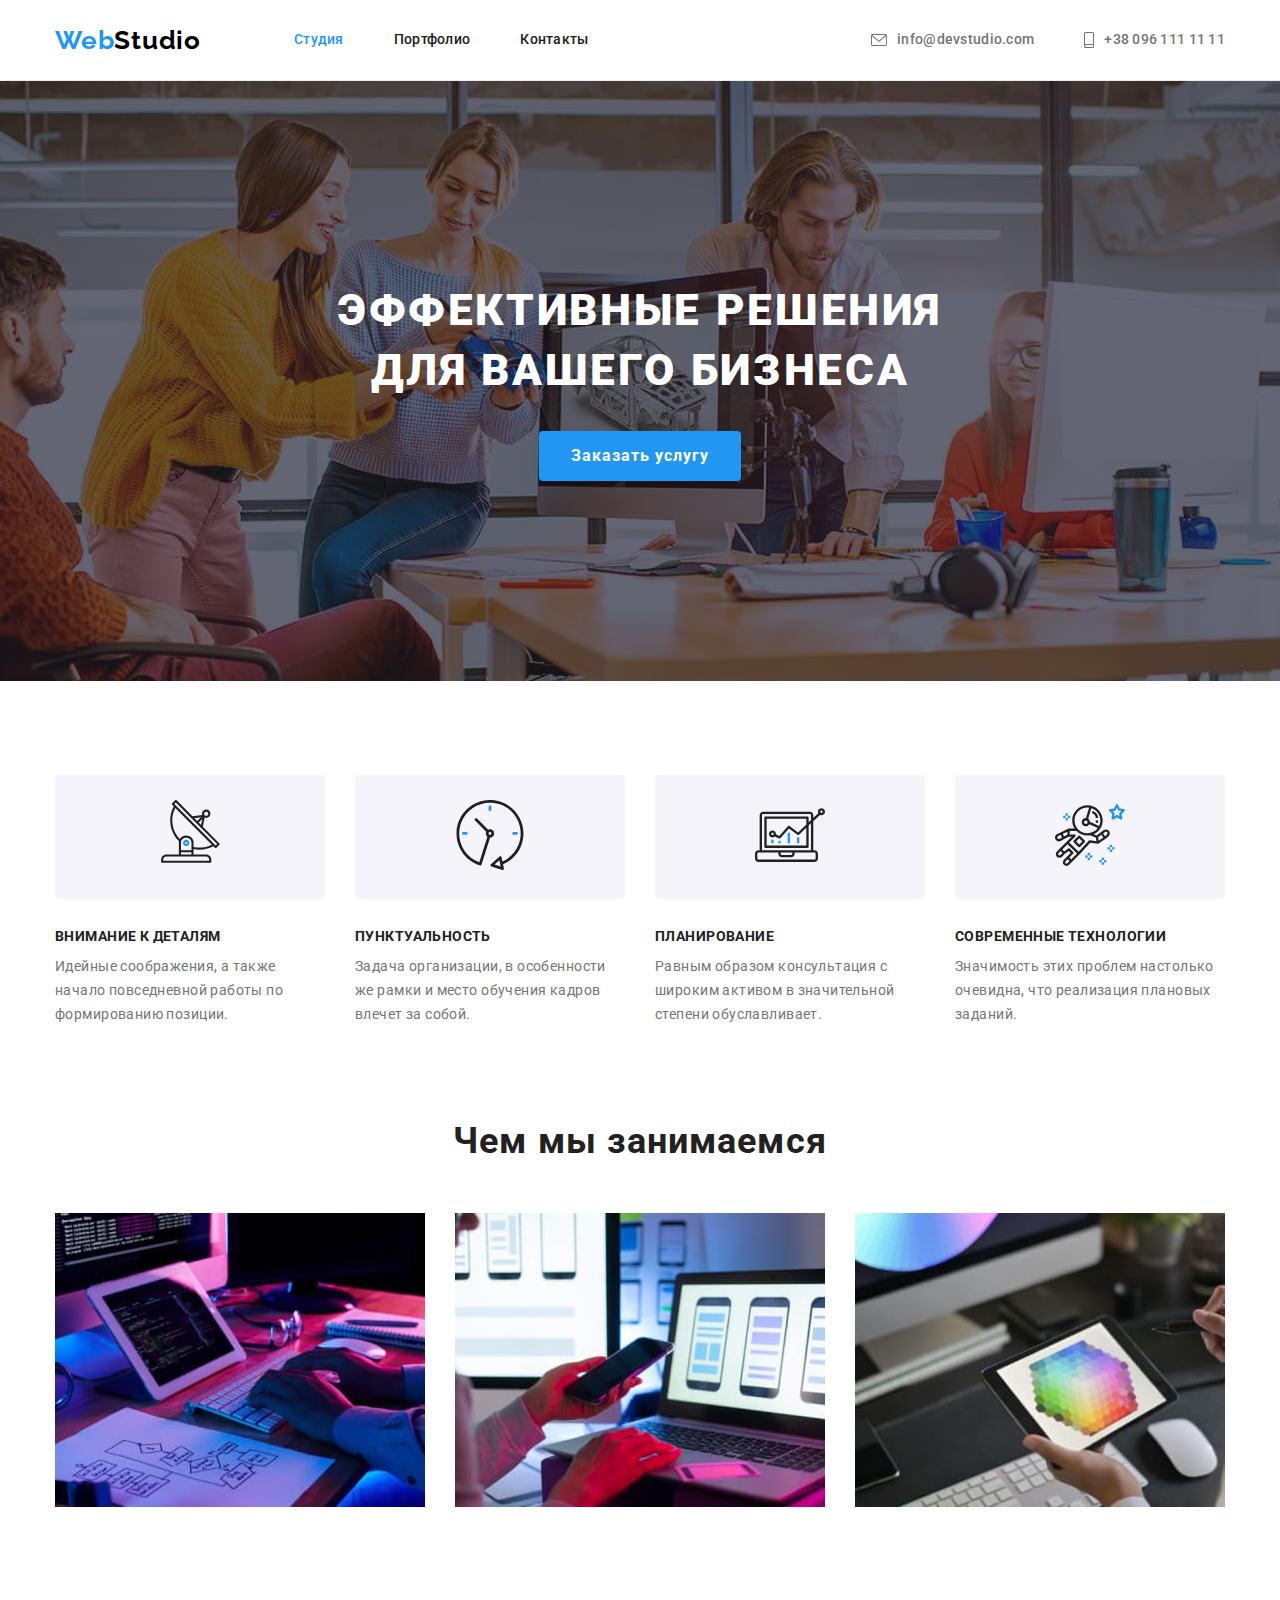
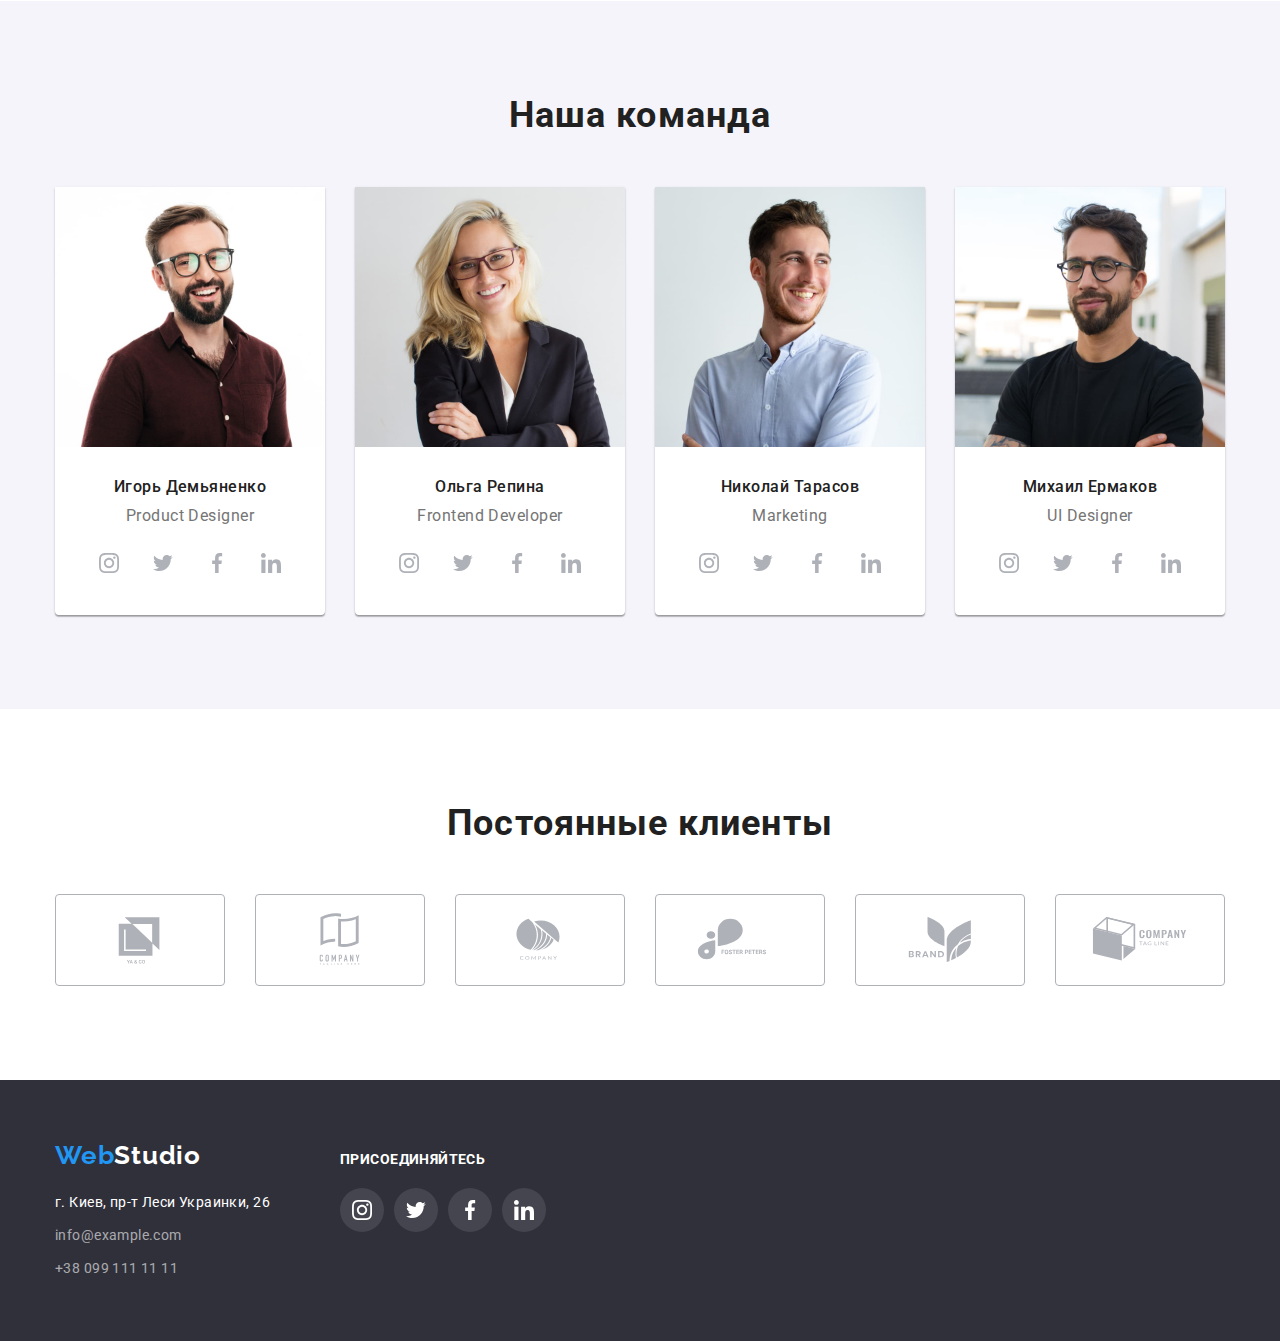
<file: index.html>
<!DOCTYPE html>
<html lang="ru">
  <head>
    <meta charset="UTF-8" />
    <meta http-equiv="X-UA-Compatible" content="IE=edge" />
    <meta name="viewport" content="width=device-width, initial-scale=1.0" />
    <title>Студия</title>
    <link rel="preconnect" href="https://fonts.googleapis.com" />
    <link rel="preconnect" href="https://fonts.gstatic.com" crossorigin />
    <link
      href="https://fonts.googleapis.com/css2?family=Raleway:wght@700&family=Roboto:wght@400;500;700;900&display=swap"
      rel="stylesheet"
    />
    <link
      rel="stylesheet"
      href="https://cdnjs.cloudflare.com/ajax/libs/modern-normalize/1.1.0/modern-normalize.min.css"
    />
    <link rel="stylesheet" href="./css/styles.css" />
  </head>
  <body>
    <header class="page-header">
      <div class="container">
        <nav class="main-nav">
          <a class="logo-blue text-decoration-nav" href="./index.html" lang="en"
            >Web<span class="logo-dark">Studio</span></a
          >
          <ul class="site-nav site-ul site-nav-header">
            <li class="item">
              <a href="./index.html" class="site-nav-item text-decoration-nav current">Студия</a>
            </li>
            <li class="item">
              <a href="./portfolio.html" class="site-nav-item text-decoration-nav">Портфолио</a>
            </li>
            <li class="item">
              <a href="" class="site-nav-item text-decoration-nav">Контакты</a>
            </li>
          </ul>
        </nav>
        <ul class="contacts-header site-ul site-nav-header">
          <li class="item">
            <a
              class="contacts-item contacts-item-mail text-decoration-nav"
              href="mailto:info@devstudio.com"
            >
              <svg class="icon-email" width="16" height="12">
                <use href="./images/sprite.svg#icon-email"></use>
              </svg>
              info@devstudio.com</a
            >
          </li>
          <li class="item">
            <a class="contacts-item contacts-item-tel text-decoration-nav" href="tel:+380961111111">
              <svg class="icon-tel" width="10" height="16">
                <use href="./images/sprite.svg#icon-smartphone"></use>
              </svg>
              +38 096 111 11 11</a
            >
          </li>
        </ul>
      </div>
    </header>
    <main>
      <section class="hero hero-overlay">
        <div class="container">
          <h1 class="hero-title">
            Эффективные решения <span class="indent">для вашего бизнеса</span>
          </h1>
          <button class="hero-button" type="button">Заказать услугу</button>
        </div>
      </section>
      <section class="features section-no-padding-btm features-list">
        <div class="container">
          <h2 class="section-title visually-hidden">Особенности</h2>
          <ul class="site-ul feature-list">
            <li class="item">
              <div class="features-icon">
                <svg class="icon" width="70" height="70">
                  <use href="./images/sprite.svg#icon-antenna"></use>
                </svg>
              </div>
              <h3 class="features-title">Внимание к деталям</h3>
              <p class="features-description">
                Идейные соображения, а также начало повседневной работы по формированию позиции.
              </p>
            </li>
            <li class="item">
              <div class="features-icon">
                <svg class="icon" width="70" height="70">
                  <use href="./images/sprite.svg#icon-clock"></use>
                </svg>
              </div>
              <h3 class="features-title">Пунктуальность</h3>
              <p class="features-description">
                Задача организации, в особенности же рамки и место обучения кадров влечет за собой.
              </p>
            </li>
            <li class="item">
              <div class="features-icon">
                <svg class="icon" width="70" height="70">
                  <use href="./images/sprite.svg#icon-diagram"></use>
                </svg>
              </div>
              <h3 class="features-title">Планирование</h3>
              <p class="features-description">
                Равным образом консультация с широким активом в значительной степени обуславливает.
              </p>
            </li>
            <li class="item">
              <div class="features-icon">
                <svg class="icon" width="70" height="70">
                  <use href="./images/sprite.svg#icon-astronaut"></use>
                </svg>
              </div>
              <h3 class="features-title">Современные технологии</h3>
              <p class="features-description">
                Значимость этих проблем настолько очевидна, что реализация плановых заданий.
              </p>
            </li>
          </ul>
        </div>
      </section>
      <section class="our-work section">
        <div class="container">
          <h2 class="section-title">Чем мы занимаемся</h2>
          <ul class="site-ul work-list">
            <li class="item">
              <img
                src="./images/about-img-1.jpeg"
                alt="Декстопные приложения"
                width="370"
                height="294"
              />
            </li>
            <li class="item">
              <img
                src="./images/about-img-2.jpeg"
                alt="Мобильные приложения"
                width="370"
                height="294"
              />
            </li>
            <li class="item">
              <img
                src="./images/about-img-3.jpeg"
                alt="Дизайнерские решения"
                width="370"
                height="294"
              />
            </li>
          </ul>
        </div>
      </section>

      <section class="our-team section">
        <div class="container">
          <h2 class="section-title">Наша команда</h2>
          <ul class="site-ul team-list">
            <li class="team-card item">
              <img
                class="team-item"
                src="./images/team-img-1.jpeg"
                alt="Игорь Демьяненко"
                width="270"
                height="260"
              />
              <div class="team-wrapper">
                <h3 class="team-item-title">Игорь Демьяненко</h3>
                <p class="team-iteam-description" lang="en">Product Designer</p>
                <ul class="site-ul team-social">
                  <li class="team-social-item">
                    <a class="social-link" href="/">
                      <svg width="20" height="20">
                        <use class="" href="./images/sprite.svg#icon-instagram"></use>
                      </svg>
                    </a>
                  </li>
                  <li class="team-social-item">
                    <a class="social-link" href="/">
                      <svg width="20" height="20">
                        <use href="./images/sprite.svg#icon-twitter"></use>
                      </svg>
                    </a>
                  </li>
                  <li class="team-social-item">
                    <a class="social-link" href="/">
                      <svg width="20" height="20">
                        <use href="./images/sprite.svg#icon-facebook"></use>
                      </svg>
                    </a>
                  </li>
                  <li class="team-social-item">
                    <a class="social-link" href="/">
                      <svg width="20" height="20">
                        <use href="./images/sprite.svg#icon-linkedin"></use>
                      </svg>
                    </a>
                  </li>
                </ul>
              </div>
            </li>
            <li class="team-card item">
              <img
                class="team-item"
                src="./images/team-img-2.jpeg"
                alt="Ольга Репина"
                width="270"
                height="260"
              />
              <div class="team-wrapper">
                <h3 class="team-item-title">Ольга Репина</h3>
                <p class="team-iteam-description" lang="en">Frontend Developer</p>

                <ul class="site-ul team-social">
                  <li class="team-social-item">
                    <a class="social-link" href="/">
                      <svg width="20" height="20">
                        <use class="" href="./images/sprite.svg#icon-instagram"></use>
                      </svg>
                    </a>
                  </li>
                  <li class="team-social-item">
                    <a class="social-link" href="/">
                      <svg width="20" height="20">
                        <use href="./images/sprite.svg#icon-twitter"></use>
                      </svg>
                    </a>
                  </li>
                  <li class="team-social-item">
                    <a class="social-link" href="/">
                      <svg width="20" height="20">
                        <use href="./images/sprite.svg#icon-facebook"></use>
                      </svg>
                    </a>
                  </li>
                  <li class="team-social-item">
                    <a class="social-link" href="/">
                      <svg width="20" height="20">
                        <use href="./images/sprite.svg#icon-linkedin"></use>
                      </svg>
                    </a>
                  </li>
                </ul>
              </div>
            </li>
            <li class="team-card item">
              <img
                class="team-item"
                src="./images/team-img-3.jpeg"
                alt="Николай Тарасов"
                width="270"
                height="260"
              />
              <div class="team-wrapper">
                <h3 class="team-item-title">Николай Тарасов</h3>
                <p class="team-iteam-description" lang="en">Marketing</p>
                <ul class="site-ul team-social">
                  <li class="team-social-item">
                    <a class="social-link" href="/">
                      <svg width="20" height="20">
                        <use class="" href="./images/sprite.svg#icon-instagram"></use>
                      </svg>
                    </a>
                  </li>
                  <li class="team-social-item">
                    <a class="social-link" href="/">
                      <svg width="20" height="20">
                        <use href="./images/sprite.svg#icon-twitter"></use>
                      </svg>
                    </a>
                  </li>
                  <li class="team-social-item">
                    <a class="social-link" href="/">
                      <svg width="20" height="20">
                        <use href="./images/sprite.svg#icon-facebook"></use>
                      </svg>
                    </a>
                  </li>
                  <li class="team-social-item">
                    <a class="social-link" href="/">
                      <svg width="20" height="20">
                        <use href="./images/sprite.svg#icon-linkedin"></use>
                      </svg>
                    </a>
                  </li>
                </ul>
              </div>
            </li>
            <li class="team-card item">
              <img
                class="team-item"
                src="./images/team-img-4.jpeg"
                alt="Михаил Ермаков"
                width="270"
                height="260"
              />
              <div class="team-wrapper">
                <h3 class="team-item-title">Михаил Ермаков</h3>
                <p class="team-iteam-description" lang="en">UI Designer</p>
                <ul class="site-ul team-social">
                  <li class="team-social-item">
                    <a class="social-link" href="/">
                      <svg width="20" height="20">
                        <use class="" href="./images/sprite.svg#icon-instagram"></use>
                      </svg>
                    </a>
                  </li>
                  <li class="team-social-item">
                    <a class="social-link" href="/">
                      <svg width="20" height="20">
                        <use href="./images/sprite.svg#icon-twitter"></use>
                      </svg>
                    </a>
                  </li>
                  <li class="team-social-item">
                    <a class="social-link" href="/">
                      <svg width="20" height="20">
                        <use href="./images/sprite.svg#icon-facebook"></use>
                      </svg>
                    </a>
                  </li>
                  <li class="team-social-item">
                    <a class="social-link" href="/">
                      <svg width="20" height="20">
                        <use href="./images/sprite.svg#icon-linkedin"></use>
                      </svg>
                    </a>
                  </li>
                </ul>
              </div>
            </li>
          </ul>
        </div>
      </section>
      <section class="our-clients section">
        <div class="container">
          <h2 class="section-title">Постоянные клиенты</h2>
          <ul class="clients-list site-ul">
            <li class="clients-item">
              <svg width="106" height="60">
                <use href="./images/sprite.svg#icon-client-ya-co"></use>
              </svg>
            </li>
            <li class="clients-item">
              <svg width="106" height="60">
                <use href="./images/sprite.svg#icon-client-tagline-here"></use>
              </svg>
            </li>
            <li class="clients-item">
              <svg width="106" height="60">
                <use href="./images/sprite.svg#icon-client-company"></use>
              </svg>
            </li>
            <li class="clients-item">
              <svg width="106" height="60">
                <use href="./images/sprite.svg#icon-client-foster-peters"></use>
              </svg>
            </li>
            <li class="clients-item">
              <svg width="106" height="60">
                <use href="./images/sprite.svg#icon-client-brand"></use>
              </svg>
            </li>
            <li class="clients-item">
              <svg width="106" height="60">
                <use href="./images/sprite.svg#icon-client-tag-line"></use>
              </svg>
            </li>
          </ul>
        </div>
      </section>
    </main>

    <footer class="page-footer">
      <div class="container footer-section">
        <div class="address-section">
          <a class="logo-blue text-decoration-nav" href="./index.html" lang="en"
            >Web<span class="logo-light">Studio</span></a
          >
          <address class="address">
            <ul class="site-ul">
              <li>
                <p class="footer-address">г. Киев, пр-т Леси Украинки, 26</p>
              </li>
              <li class="footer-contacts-list">
                <a class="footer-contacts-item text-decoration-nav" href="mailto:info@example.com"
                  >info@example.com</a
                >
              </li>
              <li class="footer-contacts-list">
                <a class="footer-contacts-item text-decoration-nav" href="tel:+380991111111"
                  >+38 099 111 11 11</a
                >
              </li>
            </ul>
          </address>
        </div>
        <div class="social-section">
          <h3 class="social-title">присоединяйтесь</h3>
          <ul class="social-list-footer site-ul">
            <li class="social-item-footer">
              <a class="social-link" href="/">
                <svg width="20" height="20">
                  <use class="" href="./images/sprite.svg#icon-instagram"></use>
                </svg>
              </a>
            </li>
            <li class="social-item-footer">
              <a class="social-link" href="/">
                <svg width="20" height="20">
                  <use class="" href="./images/sprite.svg#icon-twitter"></use>
                </svg>
              </a>
            </li>
            <li class="social-item-footer">
              <a class="social-link" href="/">
                <svg width="20" height="20">
                  <use class="" href="./images/sprite.svg#icon-facebook"></use>
                </svg>
              </a>
            </li>
            <li class="social-item-footer">
              <a class="social-link" href="/">
                <svg width="20" height="20">
                  <use class="" href="./images/sprite.svg#icon-linkedin"></use>
                </svg>
              </a>
            </li>
          </ul>
        </div>
      </div>
    </footer>
  </body>
</html>
</file>
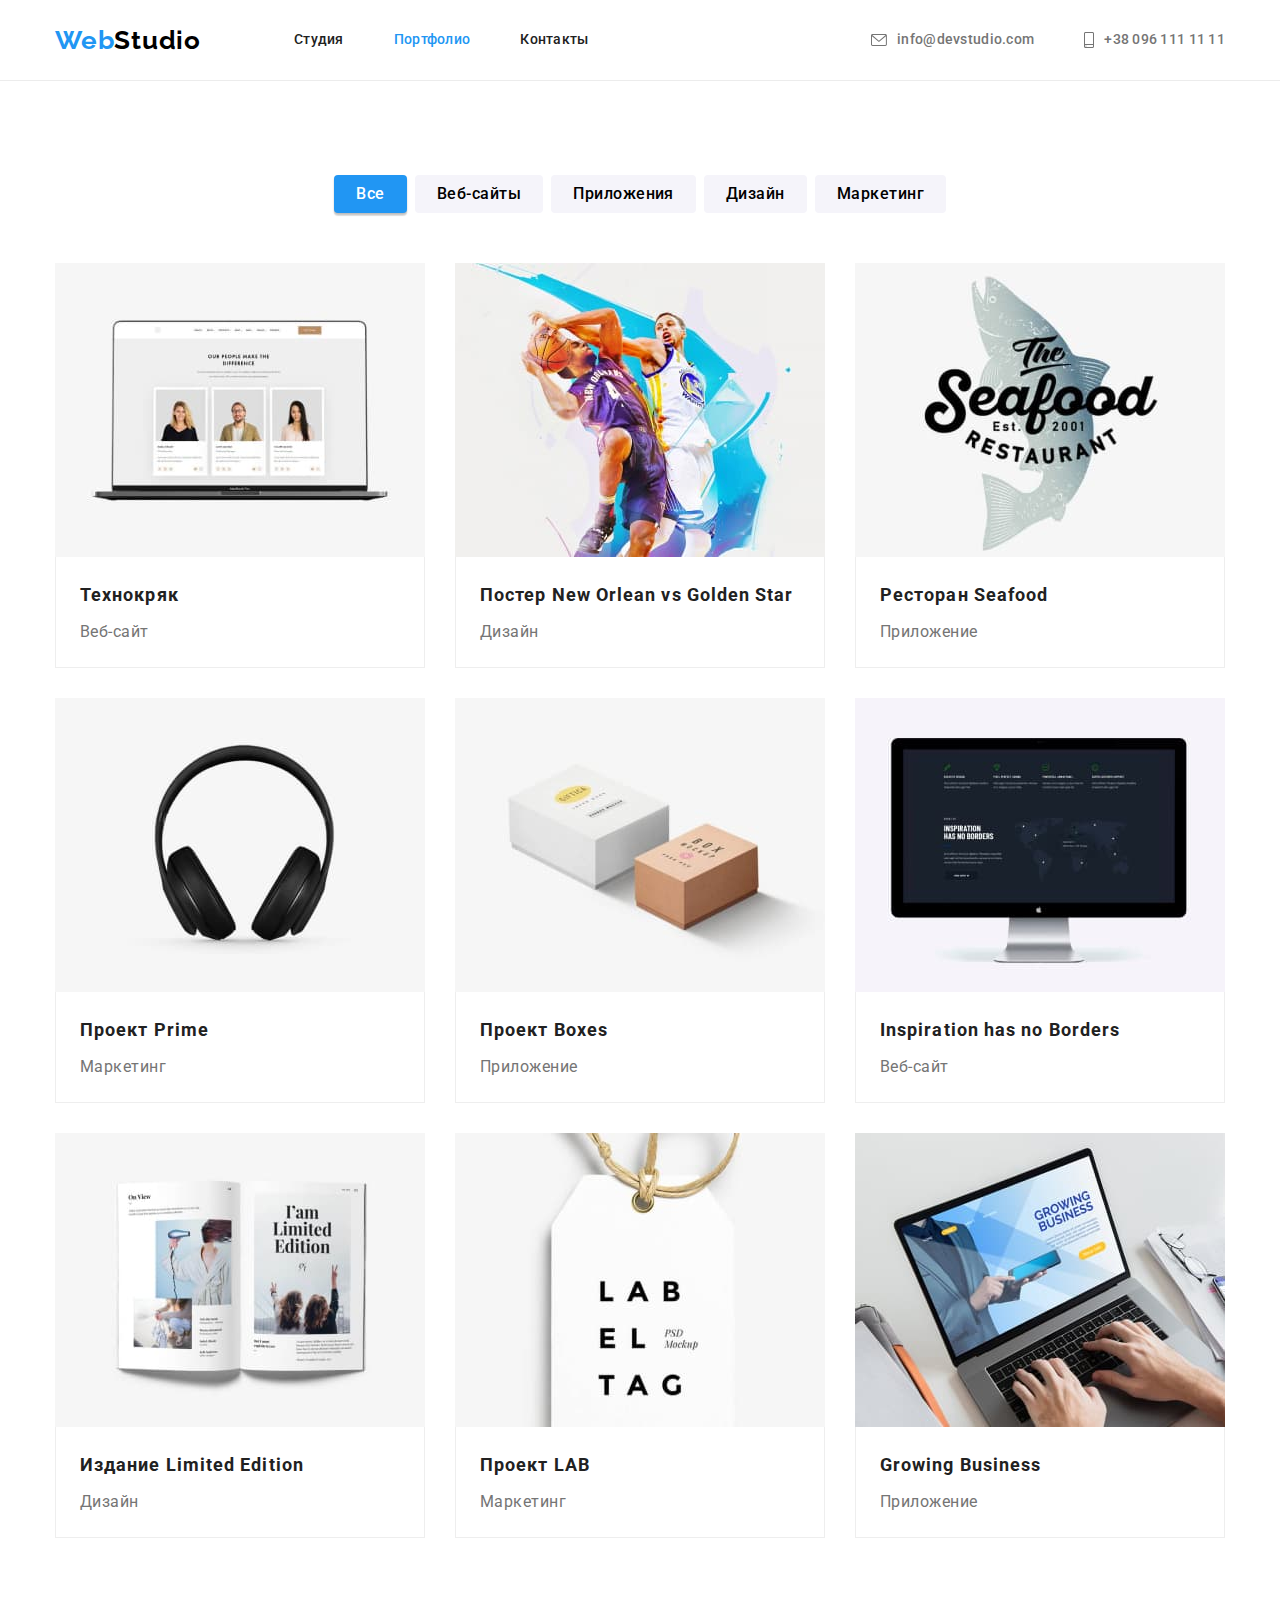
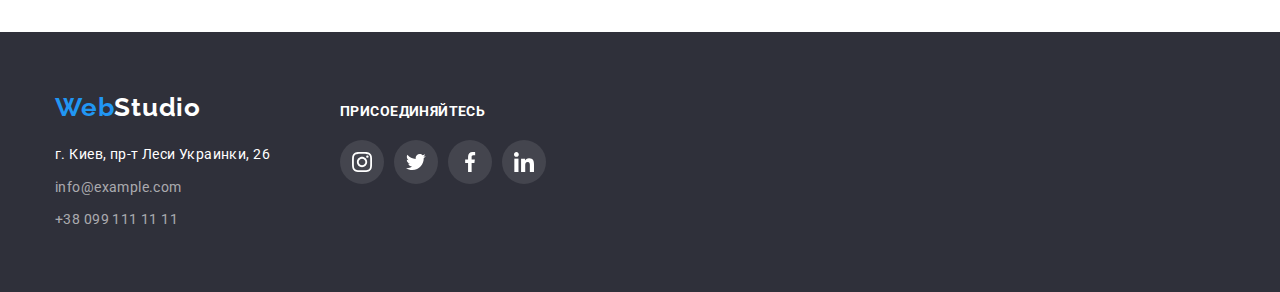
<file: portfolio.html>
<!DOCTYPE html>
<html lang="ru">
  <head>
    <meta charset="UTF-8" />
    <meta http-equiv="X-UA-Compatible" content="IE=edge" />
    <meta name="viewport" content="width=device-width, initial-scale=1.0" />
    <title>Портфолио</title>
    <link rel="preconnect" href="https://fonts.googleapis.com" />
    <link rel="preconnect" href="https://fonts.gstatic.com" crossorigin />
    <link
      href="https://fonts.googleapis.com/css2?family=Raleway:wght@700&family=Roboto:wght@400;500;700;900&display=swap"
      rel="stylesheet"
    />
    <link
      rel="stylesheet"
      href="https://cdnjs.cloudflare.com/ajax/libs/modern-normalize/1.1.0/modern-normalize.min.css"
    />
    <link rel="stylesheet" href="./css/styles.css" />
  </head>
  <body>
    <header class="page-header">
      <div class="container">
        <nav class="main-nav">
          <a class="logo-blue text-decoration-nav" href="./index.html" lang="en"
            >Web<span class="logo-dark">Studio</span></a
          >
          <ul class="site-nav site-ul site-nav-header">
            <li class="item">
              <a href="./index.html" class="site-nav-item text-decoration-nav">Студия</a>
            </li>
            <li class="item">
              <a href="./portfolio.html" class="site-nav-item text-decoration-nav current"
                >Портфолио</a
              >
            </li>
            <li class="item">
              <a href="" class="site-nav-item text-decoration-nav">Контакты</a>
            </li>
          </ul>
        </nav>
        <ul class="contacts-header site-ul site-nav-header">
          <li class="item">
            <a
              class="contacts-item contacts-item-mail text-decoration-nav"
              href="mailto:info@devstudio.com"
            >
              <svg class="icon-email" width="16" height="12">
                <use href="./images/sprite.svg#icon-email"></use>
              </svg>
              info@devstudio.com</a
            >
          </li>
          <li class="item">
            <a class="contacts-item contacts-item-tel text-decoration-nav" href="tel:+380961111111">
              <svg class="icon-tel" width="10" height="16">
                <use href="./images/sprite.svg#icon-smartphone"></use>
              </svg>
              +38 096 111 11 11</a
            >
          </li>
        </ul>
      </div>
    </header>
    <main>
      <section class="section-portfolio section">
        <div class="container">
          <h1 class="section-title visually-hidden">Наши работы</h1>
          <ul class="site-ul section-ul button-list">
            <li class="item">
              <button class="portfolio-button active" type="button">Все</button>
            </li>
            <li class="item">
              <button class="portfolio-button" type="button">Веб-сайты</button>
            </li>
            <li class="item">
              <button class="portfolio-button" type="button">Приложения</button>
            </li>
            <li class="item">
              <button class="portfolio-button" type="button">Дизайн</button>
            </li>
            <li class="item">
              <button class="portfolio-button" type="button">Маркетинг</button>
            </li>
          </ul>
          <ul class="site-ul portfolio-list">
            <li class="portfolio-card item">
              <img
                class="image-card"
                src="./images/portfolio-img-1.jpeg"
                alt="Веб-сайт Технокряк"
                width="370"
              />
              <div class="portfolio-wrapper">
                <h2 class="portfolio-title">Технокряк</h2>
                <p class="portfolio-description">Веб-сайт</p>
              </div>
            </li>
            <li class="portfolio-card item">
              <img
                class="image-card"
                src="./images/portfolio-img-2.jpeg"
                alt="Постер Новый Орлеан против Золотой Звезды"
                width="370"
              />
              <div class="portfolio-wrapper">
                <h2 class="portfolio-title">
                  Постер <span lang="en">New Orlean vs Golden Star</span>
                </h2>
                <p class="portfolio-description">Дизайн</p>
              </div>
            </li>
            <li class="portfolio-card item">
              <img
                class="image-card"
                src="./images/portfolio-img-3.jpeg"
                alt="Ресторан Сифуд"
                width="370"
              />
              <div class="portfolio-wrapper">
                <h2 class="portfolio-title">Ресторан <span lang="en">Seafood</span></h2>
                <p class="portfolio-description">Приложение</p>
              </div>
            </li>
            <li class="portfolio-card item">
              <img
                class="image-card"
                src="./images/portfolio-img-4.jpeg"
                alt="Проект Прайм"
                width="370"
              />
              <div class="portfolio-wrapper">
                <h2 class="portfolio-title">Проект <span lang="en">Prime</span></h2>
                <p class="portfolio-description">Маркетинг</p>
              </div>
            </li>
            <li class="portfolio-card item">
              <img
                class="image-card"
                src="./images/portfolio-img-5.jpeg"
                alt="Проект Боксес"
                width="370"
              />
              <div class="portfolio-wrapper">
                <h2 class="portfolio-title">Проект <span lang="en">Boxes</span></h2>
                <p class="portfolio-description">Приложение</p>
              </div>
            </li>
            <li class="portfolio-card item">
              <img
                class="image-card"
                src="./images/portfolio-img-6.jpeg"
                alt="Веб-сайт Вдохновение не имеет границ"
                width="370"
              />
              <div class="portfolio-wrapper">
                <h2 class="portfolio-title" lang="en">Inspiration has no Borders</h2>
                <p class="portfolio-description">Веб-сайт</p>
              </div>
            </li>
            <li class="portfolio-card item">
              <img
                class="image-card"
                src="./images/portfolio-img-7.jpeg"
                alt="Издание Лимитед Эдишн"
                width="370"
              />
              <div class="portfolio-wrapper">
                <h2 class="portfolio-title">Издание <span lang="en">Limited Edition</span></h2>
                <p class="portfolio-description">Дизайн</p>
              </div>
            </li>
            <li class="portfolio-card item">
              <img
                class="image-card"
                src="./images/portfolio-img-8.jpeg"
                alt="Проект ЛАБ"
                width="370"
              />
              <div class="portfolio-wrapper">
                <h2 class="portfolio-title">Проект <span lang="en">LAB</span></h2>
                <p class="portfolio-description">Маркетинг</p>
              </div>
            </li>
            <li class="portfolio-card item">
              <img
                class="image-card"
                src="./images/portfolio-img-9.jpeg"
                alt="Приложение Растущий бизнес"
                width="370"
              />
              <div class="portfolio-wrapper">
                <h2 class="portfolio-title" lang="en">Growing Business</h2>
                <p class="portfolio-description">Приложение</p>
              </div>
            </li>
          </ul>
        </div>
      </section>
    </main>
    <footer class="page-footer">
      <div class="container footer-section">
        <div class="address-section">
          <a class="logo-blue text-decoration-nav" href="./index.html" lang="en"
            >Web<span class="logo-light">Studio</span></a
          >
          <address class="address">
            <ul class="site-ul">
              <li>
                <p class="footer-address">г. Киев, пр-т Леси Украинки, 26</p>
              </li>
              <li class="footer-contacts-list">
                <a class="footer-contacts-item text-decoration-nav" href="mailto:info@example.com"
                  >info@example.com</a
                >
              </li>
              <li class="footer-contacts-list">
                <a class="footer-contacts-item text-decoration-nav" href="tel:+380991111111"
                  >+38 099 111 11 11</a
                >
              </li>
            </ul>
          </address>
        </div>
        <div class="social-section">
          <h3 class="social-title">присоединяйтесь</h3>
          <ul class="social-list-footer site-ul">
            <li class="social-item-footer">
              <a class="social-link" href="/">
                <svg width="20" height="20">
                  <use class="" href="./images/sprite.svg#icon-instagram"></use>
                </svg>
              </a>
            </li>
            <li class="social-item-footer">
              <a class="social-link" href="/">
                <svg width="20" height="20">
                  <use class="" href="./images/sprite.svg#icon-twitter"></use>
                </svg>
              </a>
            </li>
            <li class="social-item-footer">
              <a class="social-link" href="/">
                <svg width="20" height="20">
                  <use class="" href="./images/sprite.svg#icon-facebook"></use>
                </svg>
              </a>
            </li>
            <li class="social-item-footer">
              <a class="social-link" href="/">
                <svg width="20" height="20">
                  <use class="" href="./images/sprite.svg#icon-linkedin"></use>
                </svg>
              </a>
            </li>
          </ul>
        </div>
      </div>
    </footer>
  </body>
</html>
</file>
<file: css/styles.css>
:root {
  --main-background-color: #ffffff;
  --secondary-background-color: #f5f4fa;
  --portfolio-buttons-color: #f5f4fa;
  --main-light-color: #ffffff;
  --main-text-color: #212121;
  --secondary-text-color: #757575;
  --main-accent-color: #2196f3;
  --secondary-accent-color: #188ce8;
  --hero-footer-background: #2f303a;
  --portffolio-background: #eeeeee;
  --hero-overlay: rgba(47, 48, 58, 0.4);
  --header-border-bottom: #ececec;
  --logo-dark-color: #000000;
  --team-social-icons: #afb1b8;
}
body {
  font-family: Roboto, sans-serif;
  font-style: normal;
  font-weight: normal;
  color: var(--main-text-color);
  background-color: var(--main-background-color);
}
h1,
h2,
h3,
h4,
h5,
h6,
p {
  margin: 0;
}
img {
  display: block;
}

.page-header {
  border-bottom: 1px solid var(--header-border-bottom);
}
.page-header .container {
  display: flex;
}
.container {
  width: 1200px;
  padding-left: 15px;
  padding-right: 15px;
  margin: 0 auto;
}
.main-nav {
  display: flex;
  align-items: center;
}
.logo-blue {
  font-family: Raleway, sans-serif;
  color: var(--main-accent-color);
  font-weight: bold;
  font-size: 26px;
  line-height: 1.19;
  letter-spacing: 0.03em;
  padding: 0;
  margin: 0;
}
.logo-dark {
  color: var(--logo-dark-color);
}
.site-nav .item:not(:last-child) {
  margin-right: 50px;
}
.site-ul {
  list-style: none;
  padding: 0;
  margin: 0;
}
.site-nav-header {
  display: flex;
}
.text-decoration-nav {
  text-decoration: none;
}
.site-nav {
  margin: 0 0 0 93px;
}
.site-nav-item {
  display: block;
  padding-top: 32px;
  padding-bottom: 32px;
  font-weight: 500;
  font-size: 14px;
  line-height: 1.14;
  letter-spacing: 0.02em;
  color: var(--main-text-color);
}
.site-nav-item:hover,
.site-nav-item:focus {
  color: var(--main-accent-color);
}
.contacts-header .item + .item {
  margin-left: 50px;
}
.contacts-header {
  margin-left: auto;
}
.icon-email {
  width: 16px;
  margin-right: 10px;
}
.icon-tel {
  width: 10px;
  margin-right: 10px;
}
.contacts-item {
  display: flex;
  align-items: center;
  padding-top: 32px;
  padding-bottom: 32px;
  margin-left: auto;
  font-weight: 500;
  font-size: 14px;
  line-height: 1.14;
  letter-spacing: 0.02em;
  color: var(--secondary-text-color);
  fill: var(--secondary-text-color);
}
.contacts-item:hover,
.contacts-item:focus {
  color: var(--main-accent-color);
  fill: var(--main-accent-color);
}
.section {
  padding-top: 94px;
  padding-bottom: 94px;
}
.section-no-padding-btm {
  padding-top: 94px;
  padding-bottom: 0;
}
.hero {
  background: var(--hero-footer-background);
  text-align: center;
  padding: 200px 0;
}
.hero-overlay {
  max-width: 1600px;
  min-height: 600px;
  margin: 0 auto;
  background-image: linear-gradient(to right, var(--hero-overlay), var(--hero-overlay)),
    url(../images/hero-bg-img.jpeg);
  background-repeat: no-repeat;
  background-position: center;
  background-size: cover;
}
.hero-title {
  margin-bottom: 30px;
  font-weight: 900;
  font-size: 44px;
  line-height: 1.36;
  letter-spacing: 0.06em;
  text-transform: uppercase;
  color: var(--main-light-color);
}
.indent {
  display: block;
}
.hero-button {
  display: inline-block;
  font-family: inherit;
  min-width: 200px;
  padding: 10px 32px;
  box-shadow: 0px 4px 4px rgba(0, 0, 0, 0.15);
  border-radius: 4px;
  color: var(--main-light-color);
  background-color: var(--main-accent-color);
  cursor: pointer;
  font-weight: bold;
  font-size: 16px;
  line-height: 1.87;
  letter-spacing: 0.06em;
  border: none;
}
.hero-button:hover,
.hero-button:focus {
  color: var(--main-light-color);
  background: var(--secondary-accent-color);
}
.section-title {
  margin-top: 0;
  margin-bottom: 50px;
  font-weight: bold;
  font-size: 36px;
  line-height: 1.16;
  text-align: center;
  letter-spacing: 0.03em;
}
.visually-hidden {
  position: absolute;
  width: 1px;
  height: 1px;
  margin: -1px;
  border: 0;
  padding: 0;
  white-space: nowrap;
  clip-path: inset(100%);
  clip: rect(0 0 0 0);
  overflow: hidden;
}
.feature-list {
  display: flex;
  flex-wrap: wrap;
}
.feature-list .item {
  width: 270px;
}
.feature-list .item:not(:last-child) {
  margin-right: 30px;
}
.item .features-icon {
  background-color: var(--portfolio-buttons-color);
  padding-top: 25px;
  padding-bottom: 25px;
  margin-bottom: 30px;
  border-radius: 4px;
  width: 270px;
}
.features-icon .icon {
  width: 270px;
  margin: 0 auto;
}
.features-title {
  margin-top: 0;
  margin-bottom: 10px;
  font-weight: bold;
  font-size: 14px;
  line-height: 1.14;
  letter-spacing: 0.03em;
  text-transform: uppercase;
  color: var(--main-text-color);
}
.features-description {
  margin-top: 0;
  margin-bottom: 0;
  font-size: 14px;
  line-height: 1.71;
  letter-spacing: 0.03em;
  color: var(--secondary-text-color);
}
.work-list {
  display: flex;
}
.work-list .item {
  flex-basis: calc((100% - 90px) / 3);
}
.work-list .item:not(:last-child) {
  margin-right: 30px;
}
.our-team {
  background-color: var(--secondary-background-color);
}
.team-list {
  display: flex;
  flex-wrap: wrap;
}
.team-list .item:not(:last-child) {
  margin-right: 30px;
}
.team-card {
  flex-basis: calc((100% - 120px) / 4);
  background: var(--main-light-color);
  box-shadow: 0px 1px 3px rgba(0, 0, 0, 0.12), 0px 1px 1px rgba(0, 0, 0, 0.14),
    0px 2px 1px rgba(0, 0, 0, 0.2);
  border-radius: 0px 0px 4px 4px;
}
.team-wrapper {
  padding: 30px 0;
}
.team-item-title {
  margin-top: 0;
  margin-bottom: 10px;
  font-weight: 500;
  font-size: 16px;
  line-height: 1.19;
  text-align: center;
  letter-spacing: 0.03em;
}
.team-iteam-description {
  margin-bottom: 16px;
  font-size: 16px;
  line-height: 1.19;
  text-align: center;
  letter-spacing: 0.03em;
  color: var(--secondary-text-color);
}
.team-social {
  display: flex;
  justify-content: center;
}
.team-social-item .social-link {
  display: flex;
  justify-content: center;
  align-items: center;
  width: 44px;
  height: 44px;
  border-radius: 50%;
  background-position: center;
  fill: var(--team-social-icons);
}
.team-social-item:not(:last-child) {
  margin-right: 10px;
}
.team-social-item .social-link:hover,
.team-social-item .social-link:focus {
  border-radius: 50px;
  background-color: var(--main-accent-color);
  fill: var(--main-light-color);
}
.clients-list {
  display: flex;
  flex-wrap: wrap;
}
.clients-item {
  display: flex;
  justify-content: center;
  align-items: center;
  width: 170px;
  height: 92px;
  margin-right: 30px;
  border: 1px solid var(--team-social-icons);
  box-sizing: border-box;
  border-radius: 4px;
  fill: var(--team-social-icons);
}
.clients-item:nth-child(6n + 6) {
  margin-right: 0px;
}
.clients-item:hover,
.clients-item:focus {
  fill: var(--main-accent-color);
  border-color: var(--main-accent-color);
}
.page-footer {
  padding: 60px 0;
  background-color: var(--hero-footer-background);
}
.logo-light {
  color: var(--main-light-color);
  margin-bottom: 20px;
}
.address {
  font-style: normal;
  margin-top: 20px;
}
.footer-address {
  font-size: 14px;
  line-height: 1.71;
  letter-spacing: 0.03em;
  color: var(--main-light-color);
}
.footer-contacts-list {
  margin-top: 9px;
}
.footer-contacts-item {
  font-size: 14px;
  line-height: 1.71;
  letter-spacing: 0.03em;
  color: rgba(255, 255, 255, 0.6);
}
.footer-contacts-item:hover,
.footer-contacts-item:focus {
  color: var(--main-accent-color);
}
.social-title {
  font-weight: bold;
  font-size: 14px;
  line-height: 1.14;
  letter-spacing: 0.03em;
  text-transform: uppercase;
  color: var(--main-light-color);
}
.footer-section {
  display: flex;
  align-items: baseline;
}
.social-list-footer {
  display: flex;
}
.social-item-footer .social-link {
  display: flex;
  justify-content: center;
  align-items: center;
  width: 44px;
  height: 44px;
  border-radius: 50%;
  background-color: rgba(255, 255, 255, 0.1);
  background-position: center;
  position: relative;
  fill: var(--main-light-color);
}
.social-item-footer .social-link:hover,
.social-item-footer .social-link:focus {
  background-color: var(--main-accent-color);
}
.social-list-footer :not(:last-child) {
  margin-right: 10px;
}
.address-section {
  margin-right: 70px;
}
.social-title {
  margin-bottom: 20px;
  font-weight: bold;
  font-size: 14px;
  line-height: 1.14;
  letter-spacing: 0.03em;
  text-transform: uppercase;
  color: var(--main-light-color);
}
.current {
  color: var(--main-accent-color);
}
.section-ul {
  margin-bottom: 50px;
  margin-top: 0;
}
.button-list {
  display: flex;
  justify-content: center;
}
.button-list .item:not(:last-child) {
  margin-right: 8px;
}
.portfolio-button {
  display: inline-block;
  font-family: inherit;
  min-width: 73px;
  padding: 6px 22px;
  background-color: var(--portfolio-buttons-color);
  cursor: pointer;
  border-radius: 4px;
  font-weight: 500;
  font-size: 16px;
  line-height: 1.62;
  text-align: center;
  letter-spacing: 0.03em;
  border: none;
}
.active {
  color: var(--main-light-color);
  background-color: var(--main-accent-color);
  box-shadow: 0px 3px 1px rgba(0, 0, 0, 0.1), 0px 1px 2px rgba(0, 0, 0, 0.08),
    0px 2px 2px rgba(0, 0, 0, 0.12);
  border-radius: 4px;
}
.portfolio-button:hover,
.portfolio-button:focus {
  color: var(--main-light-color);
  background-color: var(--main-accent-color);
  box-shadow: 0px 3px 1px rgba(0, 0, 0, 0.1), 0px 1px 2px rgba(0, 0, 0, 0.08),
    0px 2px 2px rgba(0, 0, 0, 0.12);
  border-radius: 4px;
}
.portfolio-list {
  display: flex;
  flex-wrap: wrap;
}
.portfolio-list .item {
  width: 370px;
  margin-right: 30px;
  margin-bottom: 30px;
}
.portfolio-list .item:nth-child(3n) {
  margin-right: 0;
}
.portfolio-list .item:nth-last-child(-n + 3) {
  margin-bottom: 0;
}
.portfolio-card {
  flex-basis: calc((100% - 90px) / 3);
  background: var(--main-light-color);
}
.portfolio-card:hover,
.portfolio-card:focus {
  box-shadow: 0px 1px 1px rgba(0, 0, 0, 0.12), 0px 4px 4px rgba(0, 0, 0, 0.06),
    1px 4px 6px rgba(0, 0, 0, 0.16);
}
.portfolio-wrapper {
  padding: 20px 24px;
  border: 1px solid var(--portffolio-background);
  border-top: none;
}
.portfolio-title {
  margin-top: 0;
  margin-bottom: 4px;
  font-weight: bold;
  font-size: 18px;
  line-height: 2;
  letter-spacing: 0.06em;
}
.portfolio-description {
  font-size: 16px;
  line-height: 1.87;
  letter-spacing: 0.03em;
  color: var(--secondary-text-color);
}
</file>
